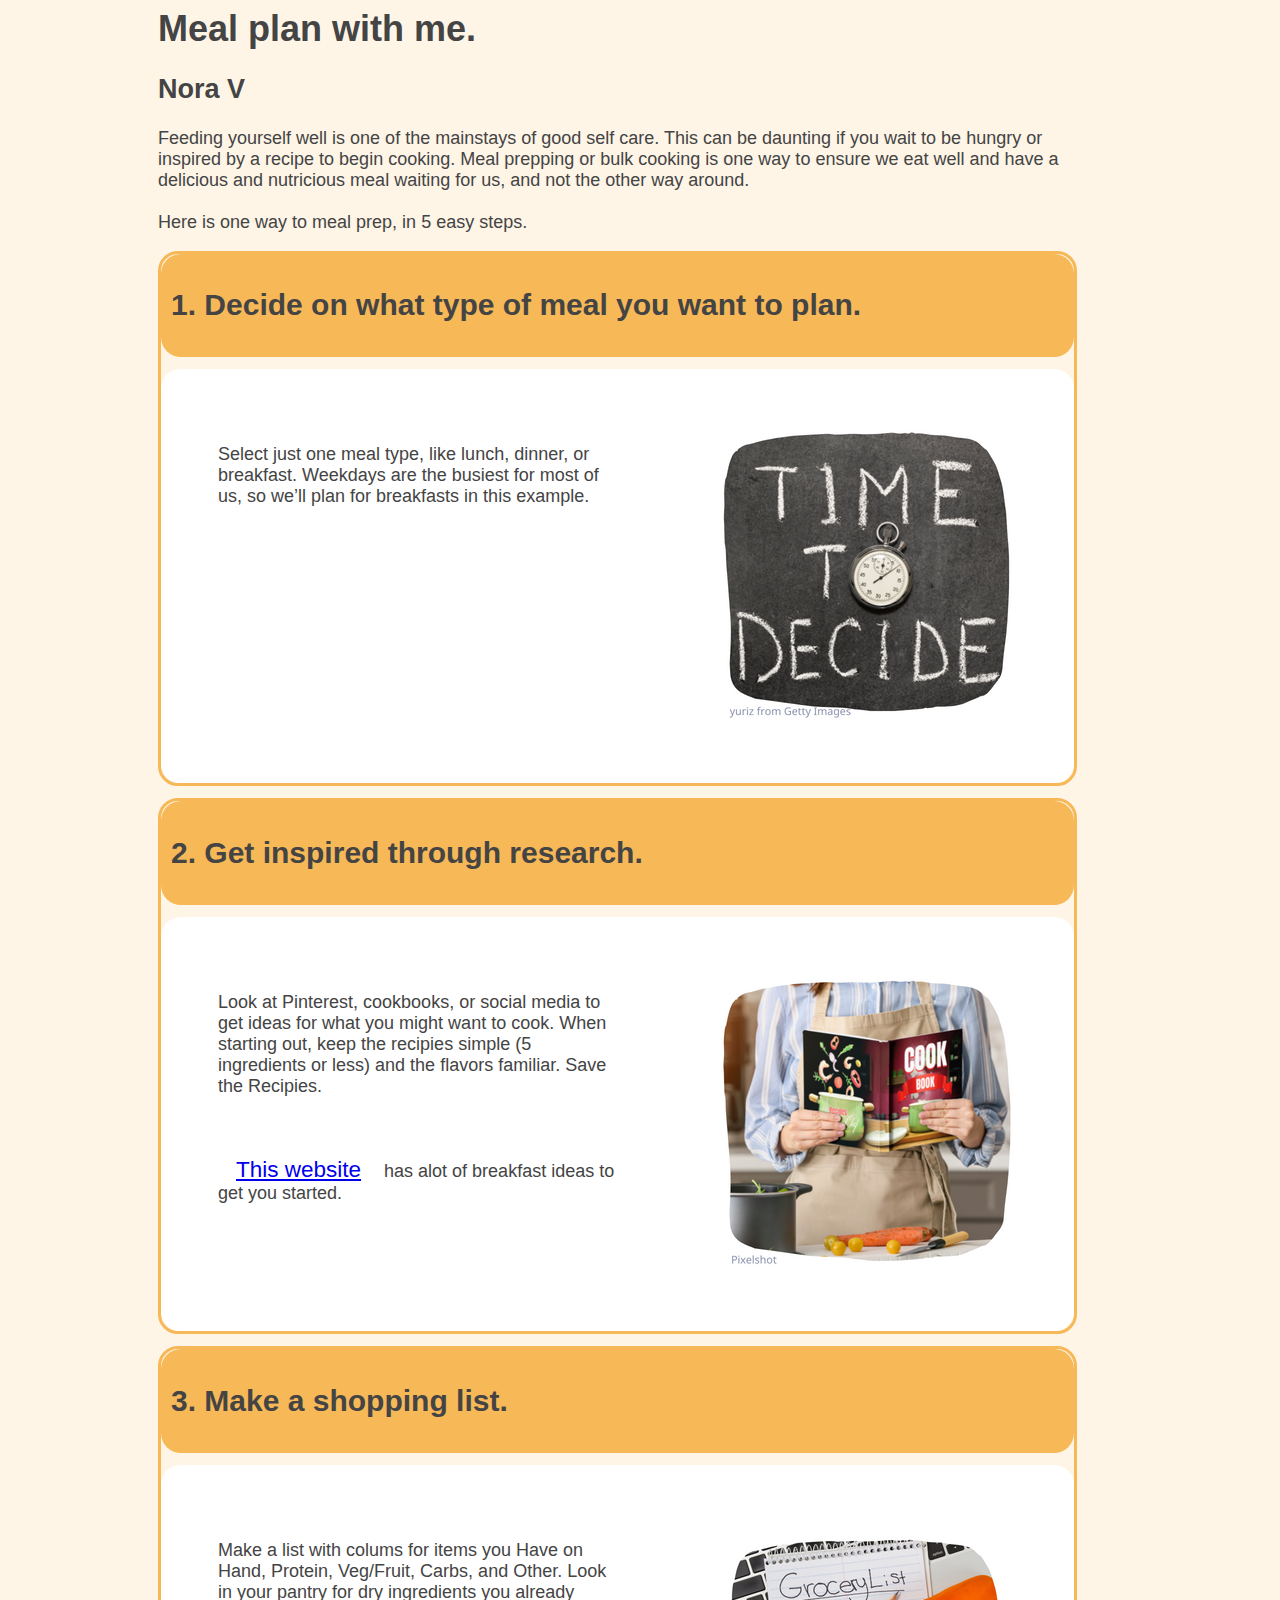
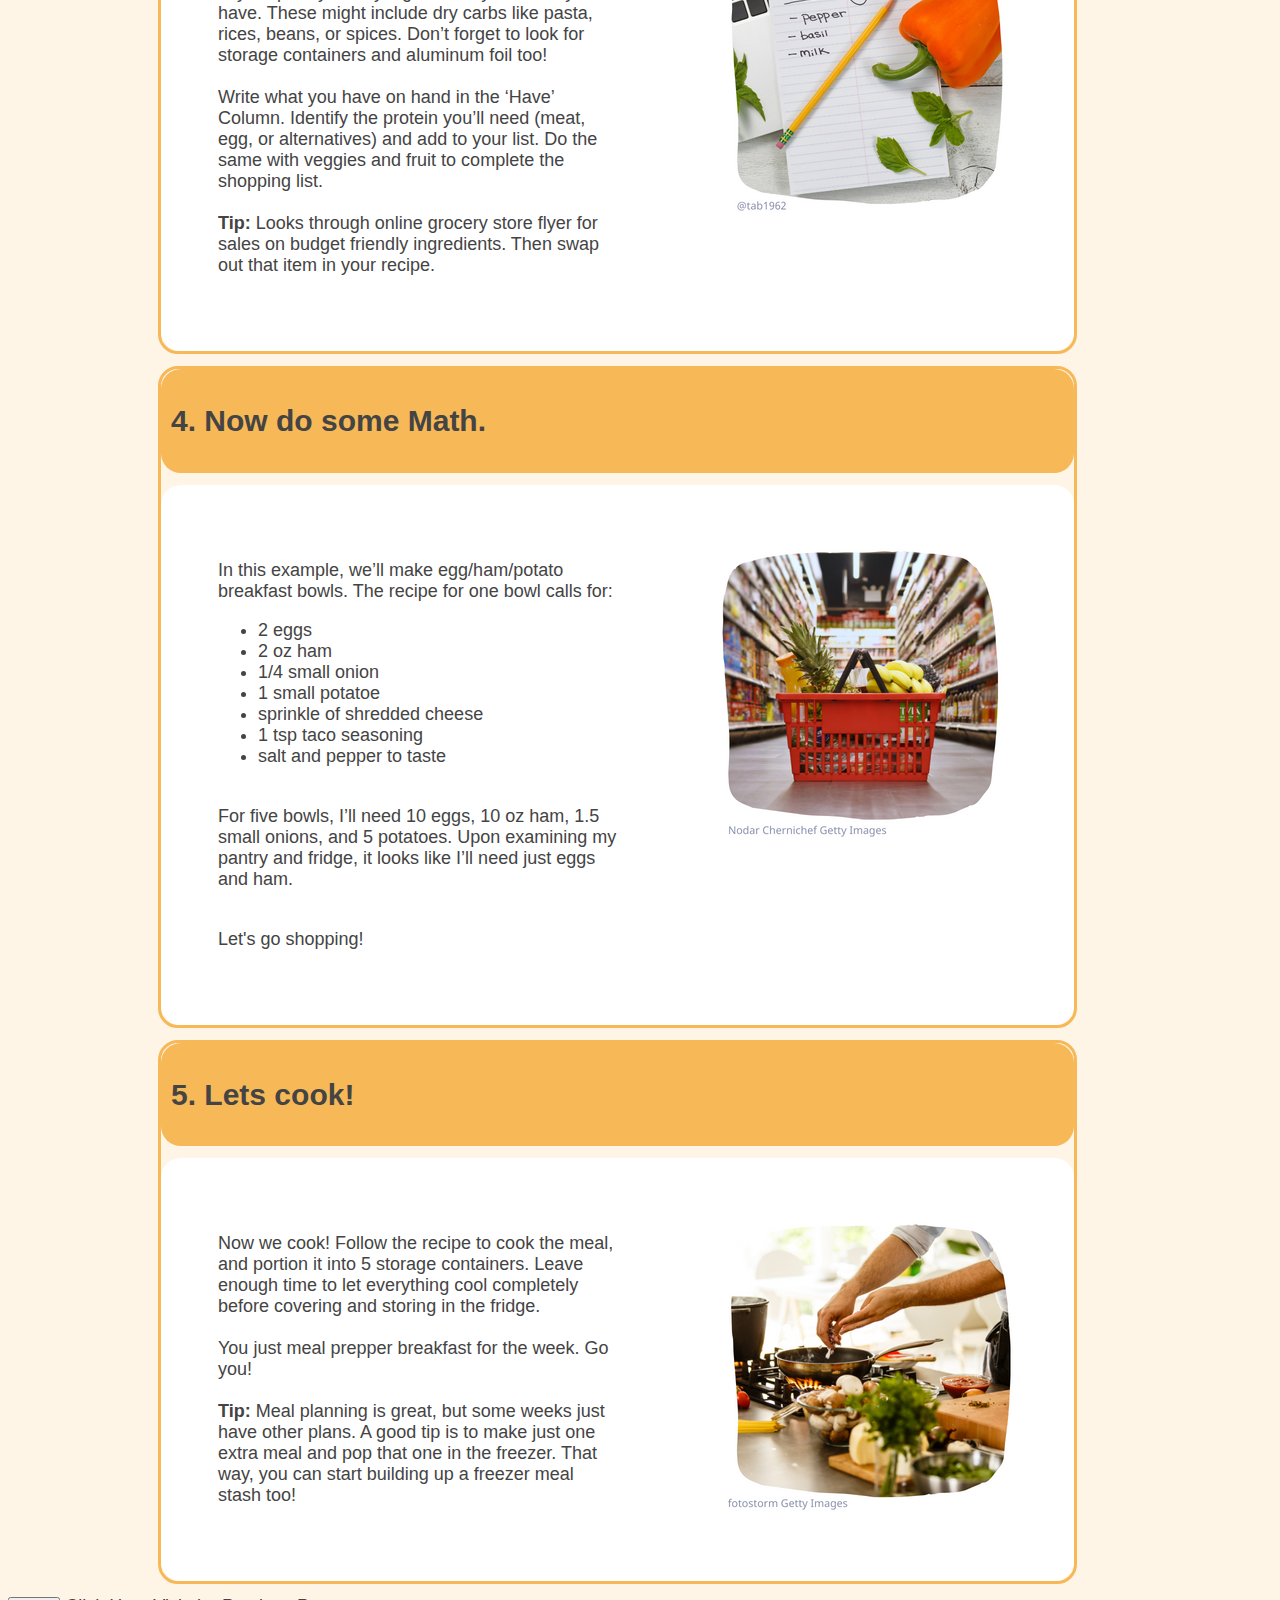
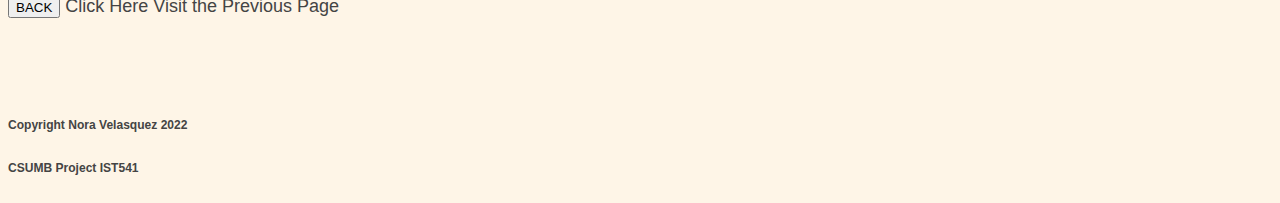
<file: lab1/index.html>
<html>
	<head>
		<link href="css/jobaidcss.css" rel="stylesheet" />
	</head>
	<body>
		<div id="wrapper">
			<div id="header"> 
				<h1> Meal plan with me. </h1> 
				<h2> Nora V </h2>  

				<p> Feeding yourself well is one of the mainstays of good self care. This can be daunting if you wait to be hungry or inspired by a recipe to begin cooking. 
					Meal prepping or bulk cooking is one way to ensure we eat well and have a delicious and nutricious meal waiting for us, and not the other way around. 
				<br>
				<br>
					Here is one way to meal prep, in 5 easy steps.
			 	</p>
			</div>
 
			<!--Step1-->
			<div id="step1" class="borderClass">

				<div class="stepTitle">
					<h2><strong>1. Decide on what type of meal you want to plan.</strong></h2>
				</div>
			
				<div class="stepContent">
					
					<div class="stepDescription">
						<p> Select just one meal type, like lunch, dinner, or breakfast. Weekdays are the busiest for most of us, so we’ll plan for breakfasts in this example.</p>
					</div>
					<div class="stepImage">
						<img src="img/1.png" width="300" height="300" alt="Black Board words Time To Decide written in chalk" />  
					</div>
						
				</div>
			</div><!--stepContent-->

			
			<!--Step2-->
			<div id="step2" class="borderClass">

				<div class="stepTitle">
					<h2><strong>2. Get inspired through research.</strong></h2>
				</div>

				<div class="stepContent">
					<div class="stepDescription">
						<p>Look at Pinterest, cookbooks, or social media to get ideas for what you might want to cook. 
							When starting out, keep the recipies  simple (5 ingredients or less) and the flavors familiar.  Save the Recipies. </p>
							<br>
							</br>
							<a href="https://sweetpeasandsaffron.com/28-healthy-meal-prep-breakfast-ideas/" target="_blank">This website</a> has alot of breakfast ideas to get you started. 
					</div>
					<div class="stepImage">
						<img src="img/2.png" width="300" height="300" alt="Light Bulb surrounded by fruit and veg" />  
					</div>
				</div>
			</div>
			<!--stepContent-->

			<!--Step2-->

			<!--Step3-->

			<div id="step3"  class="borderClass">

				<div class="stepTitle">
					<h2><strong>3. Make a shopping list.</strong></h2>
				</div>


				<div class="stepContent">

					<div class="stepDescription">
						<p> Make a list with colums for items you Have on Hand, Protein, Veg/Fruit, Carbs, and Other. Look in your pantry for dry ingredients you already have. 
							These might include dry carbs like pasta, rices,  beans, or spices. Don’t forget to look for storage containers and aluminum foil too! 
							<br>
							</br>
							Write what you have on hand in the  ‘Have’ Column. Identify the protein you’ll need (meat, egg, or alternatives) and add to your list. Do the same with 
							veggies and fruit to complete the shopping list.
							<br>
							<br>
							<strong>Tip:</strong> Looks through online grocery store flyer for sales on budget friendly ingredients. Then swap out that item in your recipe. 
						</p>
					</div>

					<div class="stepImage">
						<img src="img/3.png" width="300" height="300" alt="Light Bulb surrounded by fruit and veg" />  
					</div>

				</div><!--stepContent-->
			</div>

			<!--Step3-->

			<!--Step4-->
			<div id="step4" class="borderClass">

				<div class="stepTitle">
					<h2><strong>4. Now do some Math.</strong></h2>
				</div>
				
				<div class="stepContent">

					<div class="stepDescription">
						<p>In this example, we’ll make egg/ham/potato breakfast bowls. The recipe for one bowl calls for: 
							<ul>
								<li> 2 eggs</li>
								<li> 2 oz ham</il>
								<li> 1/4 small onion</li>
								<li> 1 small potatoe</li>
								<li> sprinkle of shredded cheese</li>
								<li> 1 tsp taco seasoning</li>
								<li> salt and pepper to taste</li>
							</ul>
							<br>
							For five bowls, I’ll need 10 eggs, 10 oz ham, 1.5 small onions, 
							and 5 potatoes. Upon examining my pantry and fridge, it looks like I’ll need just eggs and ham. 
							<br>
							<br/>
							</p>
							Let's go shopping! 
						</p>
					</div>

					<div class="stepImage">
						<img src="img/4.png" width="300" height="300" alt="Person pushing cart at grocery store" />  
					</div>
				</div>
			</div>
			<!--/Step4-->
			<!--Step5-->

			<div id="step5" class="borderClass">

				<div class="stepTitle">
					<h2><strong>5. Lets cook!</strong></h2>
				</div>
				<div class="stepContent">
					<div class="stepDescription">
						<p>
							Now we cook! Follow the recipe to cook the meal, and portion it into 5 storage containers. 
							Leave enough time to let everything cool completely before covering and storing in the fridge. 
							<br>
							</br>
							You just meal prepper breakfast for the week. Go you! 
							<br>
							<br>
							<strong>Tip:</strong> Meal planning is great, but some weeks just have other plans. A good tip is to make just one extra meal and pop that one in the freezer. 
							That way, you can start building up a freezer meal stash too!
							</br>
						</p>
					</div>
					<div class="stepImage">
						<img src="img/5.png" width="300" height="300" alt="Person cooking" /> 
					</div>
				</div>
			</div>
		</div>
		<div class="tooltip">
			<input class=button type=button value='BACK'  onClick="parent.open('https://20codex22.github.io/lab3/page3.html')">
			<span class="tooltiptext">Click Here Visit the Previous Page</span>
			<h6 style="margin-top:100px;"> Copyright Nora Velasquez 2022</h6>
			<h6> CSUMB Project IST541</h6>
		</div>
	</body>
</htmml>
</file>
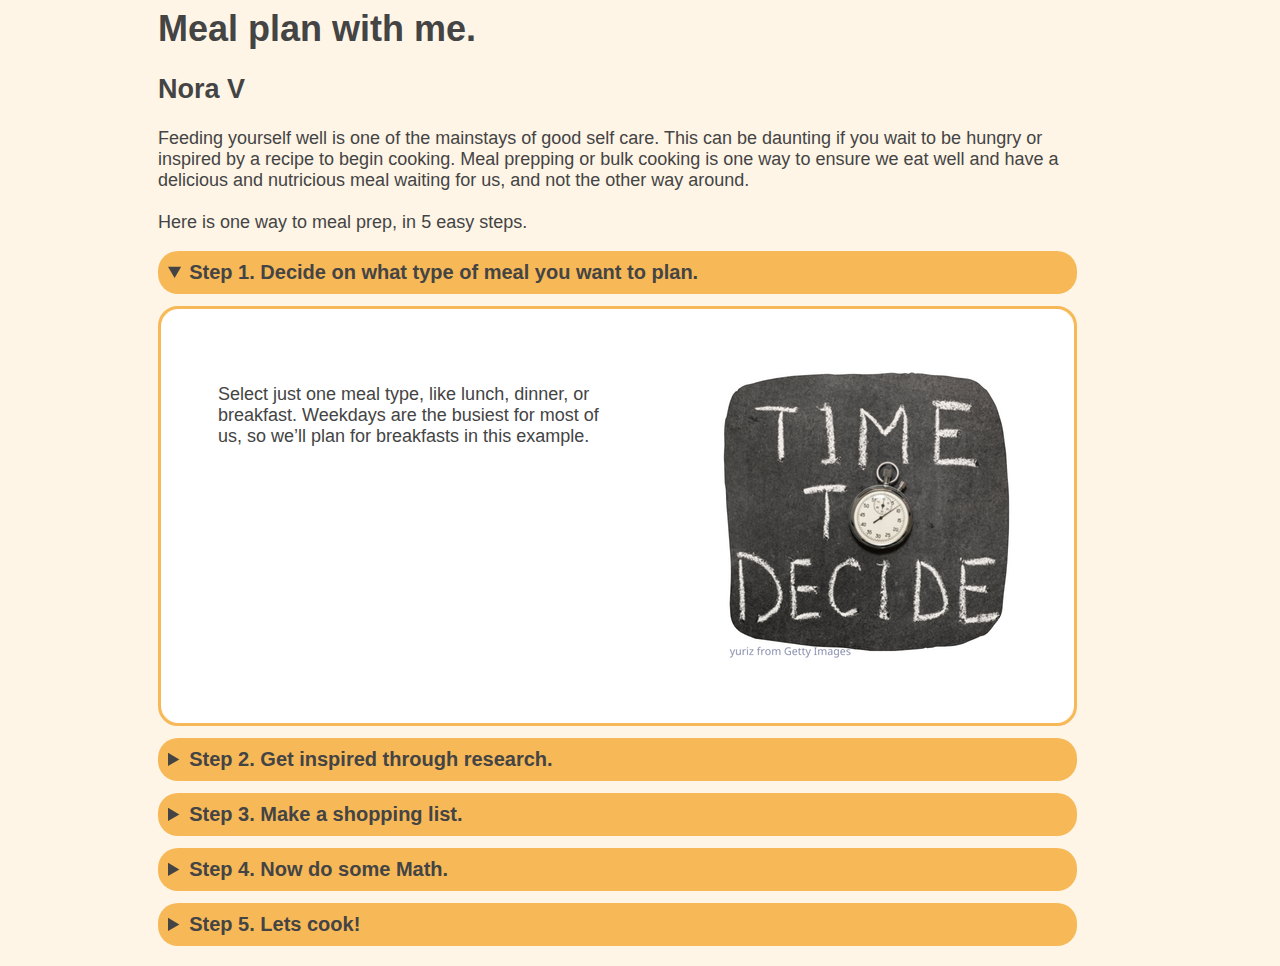
<file: lab2/index.html>
<html>
    <head>
		<link href="https://fonts.googleapis.com/icon?family=Material+Icons"
		rel="stylesheet">  
		<link href="../lab1/css/jobaidcss.css" rel="stylesheet">
    </head>
    <body>
        <div id="wrapper">
            <div id="header">
                <h1> Meal plan with me.</h1>
                <h2> Nora V</h2>
                <p>
                    Feeding yourself well is one of the mainstays of good self care. This can be daunting if you wait to be hungry or inspired by a recipe to begin cooking. 
					Meal prepping or bulk cooking is one way to ensure we eat well and have a delicious and nutricious meal waiting for us, and not the other way around.
                    <br>
                    <br>
                    Here is one way to meal prep, in 5 easy steps.
                </p>
            </div>
            <!--Start Step 1 Content-->
            <details open>
                <summary class="stepTitle">Step 1. Decide on what type of meal you want to plan.</summary>
                <div id="step1" class="borderClass">
                    <div class="stepContent">
                        <div class="stepDescription">
                            <p> Select just one meal type, like lunch, dinner, or breakfast. Weekdays are the busiest for most of us, so we’ll plan for breakfasts in this example.</p>
                        </div>
                        <div class="stepImage">
                            <img
                                src="../lab1/img/1.png"
                                width="300"
                                height="300"
                                alt="Black Board words Time To Decide written in chalk"
                            >
                        </div>
                    </div>
                </div>
            </details>
            <!--End step 1 Content-->
            <!--Step2-->
            <details>
                <summary class="stepTitle">Step 2. Get inspired through research.</summary>
                <div id="step2" class="borderClass">
                    <div class="stepContent">
                        <div class="stepDescription">
                            <p>
                                Look at Pinterest, cookbooks, or social media to get ideas for what you might want to cook. 
								When starting out, keep the recipies  simple (5 ingredients or less) and the flavors familiar.  Save the Recipies.
                            </p>
                        </div>
                        <div class="stepImage">
                            <img
                                src="../lab1/img/2.png"
                                width="300"
                                height="300"
                                alt="Light Bulb surrounded by fruit and veg"
                            >
                        </div>
                    </div>
                </div>
            </details>
            <!--stepContent-->
            <!--Step2-->
            <!--Step3-->
            <details>
                <summary class="stepTitle">Step 3. Make a shopping list.</summary>
                <div id="step2" class="borderClass">
                    <div class="stepContent">
                        <div class="stepDescription">
                            <p>
                                Make a list with colums for items you Have on Hand, Protein, Veg/Fruit, Carbs, and Other. Look in your pantry for dry ingredients you already have. 
							These might include dry carbs like pasta, rices,  beans, or spices. Don’t forget to look for storage containers and aluminum foil too!
                                <br></br>
                                Write what you have on hand in the  ‘Have’ Column. Identify the protein you’ll need (meat, egg, or alternatives) and add to your list. Do the same with 
							veggies and fruit to complete the shopping list.
                                <br>
                                <br>
                                <p class=" tipclass" >
									<span class="material-icons">soup_kitchen</span>
									Tip: Looks through online grocery store flyer for sales on budget friendly ingredients. Then swap out that item in your recipe.
							</p>
							</p>
                        </div>
                        <div class="stepImage">
                            <img
                                src="../lab1/img/3.png"
                                width="300"
                                height="300"
                                alt="Light Bulb surrounded by fruit and veg"
                            >
                        </div>
                    </div>
                </div>
            </details>
            <!--Step3-->
            <!--Step4-->
            <details>
                <summary class="stepTitle">Step 4. Now do some Math.</summary>
                <div id="step4" class="borderClass">
                    <div class="stepContent">
                        <div class="stepDescription">
                            <p>
                                In this example, we’ll make egg/ham/potato breakfast bowls. The recipe for one bowl calls for:
                                <ul>
                                    <li>2 eggs</li>
                                    <li>2 oz ham</li>
                                    <li>1/4 small onion</li>
                                    <li>1 small potatoe</li>
                                    <li>sprinkle of shredded cheese</li>
                                    <li>1 tsp taco seasoning</li>
                                    <li>salt and pepper to taste</li>
                                </ul>
                                <br>
                                For five bowls, I’ll need 10 eggs, 10 oz ham, 1.5 small onions, 
							and 5 potatoes. Upon examining my pantry and fridge, it looks like I’ll need just eggs and ham.
                                <br>
                                <br>
                            </p>
                            <p>
                                Let's go shopping!
                            </p>
                        </div>
                        <div class="stepImage">
                            <img
                                src="../lab1/img/4.png"
                                width="300"
                                height="300"
                                alt="Person pushing cart at grocery store"
                            >
                        </div>
                    </div>
                </div>
            </details>
            <!--/End fo Step4-->
            <!--Start of Step5-->
            <details>
                <summary class="stepTitle">Step 5. Lets cook!</summary>
                <div id="step1" class="borderClass">
                    <div class="stepContent">
                        <div class="stepDescription">
                            <p>
                                Now we cook! Follow the recipe to cook the meal, and portion it into 5 storage containers. 
								Leave enough time to let everything cool completely before covering and storing in the fridge.
                                <br></br>
                                You just meal prepper breakfast for the week. Go you!
                                <br>
                                <br>
                                <p class="tipClass">
									<span class="material-icons">soup_kitchen</span>
									<strong>Tip:</strong> Meal planning is great, but some weeks just have other plans. A good tip is to make just one extra meal and pop that one in the freezer. 
								That way, you can start building up a freezer meal stash too!
								</p>
                                <br>
                            </p>
                        </div>
                        <div class="stepImage">
                            <img
                                src="../lab1/img/5.png"
                                width="300"
                                height="300"
                                alt="Black Board words Time To Decide written in chalk"
                            >
                        </div>
                    </div>
                </div>
            </details>
        </body>
    </htmml>
</file>
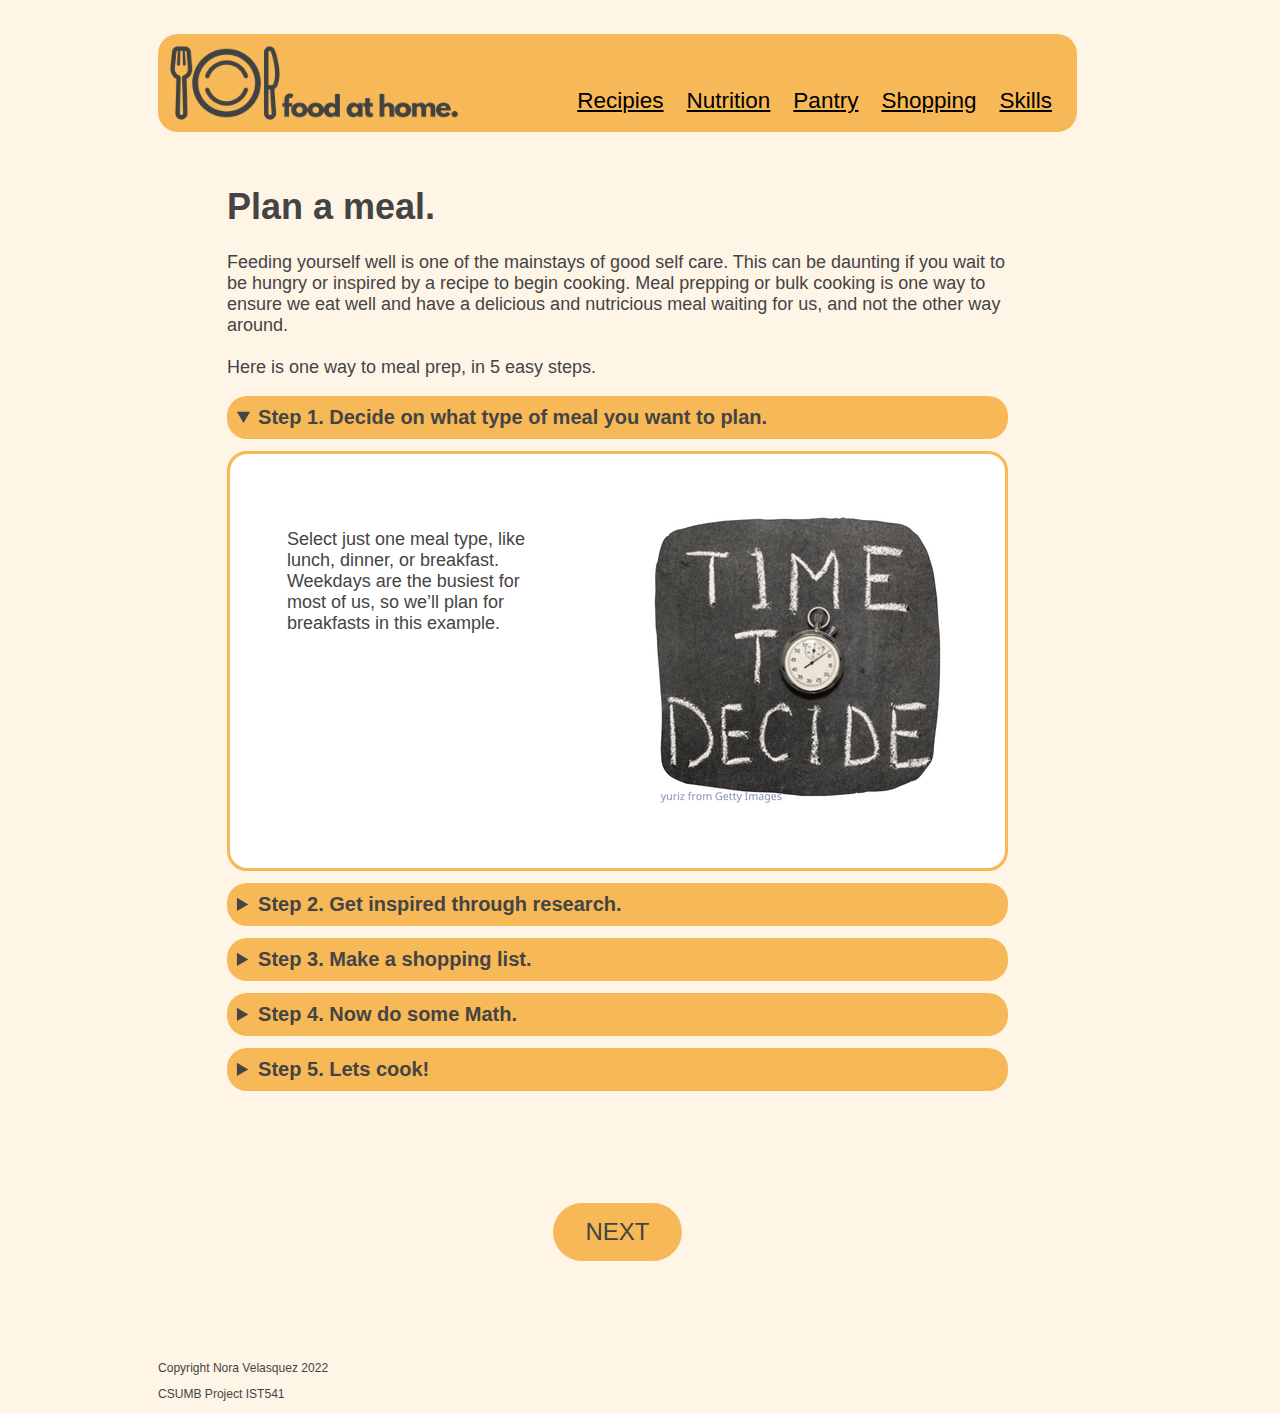
<file: lab3/index.html>
<html>
    <head>
		<link href="https://fonts.googleapis.com/icon?family=Material+Icons"
		rel="stylesheet">  
		<link href="../lab1/css/jobaidcss.css" rel="stylesheet">
        <link href="../lab5/css/lab5.css" rel="stylesheet">  
    </head>
    <body>
        <div id="wrapper">
            <div class="menublock" style="justify-content: flex-end; margin-bottom: 30px;">
                <div style="display: flex; flex-direction: row; justify-content: space-between; align-items:flex-end;">
                    <div style="display: flex; flex-direction: row; align-items: flex-end;">
                        <img src="../lab3/img/Food at home.png" width="300"/>  
                    </div>
                    <div style="display: flex; align-items: center; justify-content: right;">
                        <a style="padding: 5px; color: black; margin-right: 10px;" href="index.html">Recipies</a>
                        <a style="padding: 5px; color: black; margin-right: 10px;" href="page2.html">Nutrition</a>
                        <a style="padding: 5px; color: black; margin-right: 10px;" href="page3.html">Pantry</a>
                        <a style="padding: 5px; color: black; margin-right: 10px;" href="..//lab6/index.html">Shopping</a>
                        <a style="padding: 5px; color: black; margin-right: 10px;" href="page4.html">Skills</a>
                    </div>
                </div>
            </div>
            <div style="display: flex; justify-content: center;">
            <div style="width: 85%;">
                <div id="header" class="paddedcontent">
                    <h1> Plan a meal.</h1> 
                    <p> 
                        Feeding yourself well is one of the mainstays of good self care. This can be daunting if you wait to be hungry or inspired by a recipe to begin cooking. 
                        Meal prepping or bulk cooking is one way to ensure we eat well and have a delicious and nutricious meal waiting for us, and not the other way around.
                        <br>
                        <br>
                        Here is one way to meal prep, in 5 easy steps.
                    </p>
                </div>
                <!--Start Step 1 Content-->
                <details open>
                    <summary class="stepTitle">Step 1. Decide on what type of meal you want to plan.</summary>
                    <div id="step1" class="borderClass">
                        <div class="stepContent">
                            <div class="stepDescription">
                                <p> Select just one meal type, like lunch, dinner, or breakfast. Weekdays are the busiest for most of us, so we’ll plan for breakfasts in this example.</p>
                            </div>
                            <div class="stepImage">
                                <img
                                    src="../lab1/img/1.png"
                                    width="300"
                                    height="300"
                                    alt="Black Board words Time To Decide written in chalk"
                                >
                            </div>
                        </div>
                    </div>
                </details>
                <!--End step 1 Content-->
                <!--Step2-->
                <details>
                    <summary class="stepTitle">Step 2. Get inspired through research.</summary>
                    <div id="step2" class="borderClass">
                        <div class="stepContent">
                            <div class="stepDescription">
                                <p>
                                    Look at Pinterest, cookbooks, or social media to get ideas for what you might want to cook. 
                                    When starting out, keep the recipies  simple (5 ingredients or less) and the flavors familiar.  Save the Recipies.
                                </p>
                            </div>
                            <div class="stepImage">
                                <img
                                    src="../lab1/img/2.png"
                                    width="300"
                                    height="300"
                                    alt="Light Bulb surrounded by fruit and veg"
                                >
                            </div>
                        </div>
                    </div>
                </details>
                <!--stepContent-->
                <!--Step2-->
                <!--Step3-->
                <details>
                    <summary class="stepTitle">Step 3. Make a shopping list.</summary>
                    <div id="step2" class="borderClass">
                        <div class="stepContent">
                            <div class="stepDescription">
                                <p>
                                    Make a list with colums for items you Have on Hand, Protein, Veg/Fruit, Carbs, and Other. Look in your pantry for dry ingredients you already have. 
                                These might include dry carbs like pasta, rices,  beans, or spices. Don’t forget to look for storage containers and aluminum foil too!
                                    <br></br>
                                    Write what you have on hand in the  ‘Have’ Column. Identify the protein you’ll need (meat, egg, or alternatives) and add to your list. Do the same with 
                                veggies and fruit to complete the shopping list.
                                    <br>
                                    <br>
                                    <p class=" tipclass" >
                                        <span class="material-icons">soup_kitchen</span>
                                        Tip: Looks through online grocery store flyer for sales on budget friendly ingredients. Then swap out that item in your recipe.
                                </p>
                                </p>
                            </div>
                            <div class="stepImage">
                                <img
                                    src="../lab1/img/3.png"
                                    width="300"
                                    height="300"
                                    alt="Light Bulb surrounded by fruit and veg"
                                >
                            </div>
                        </div>
                    </div>
                </details>
                <!--Step3-->
                <!--Step4-->
                <details>
                    <summary class="stepTitle">Step 4. Now do some Math.</summary>
                    <div id="step4" class="borderClass">
                        <div class="stepContent">
                            <div class="stepDescription">
                                <p>
                                    In this example, we’ll make egg/ham/potato breakfast bowls. The recipe for one bowl calls for:
                                    <ul>
                                        <li>2 eggs</li>
                                        <li>2 oz ham</li>
                                        <li>1/4 small onion</li>
                                        <li>1 small potatoe</li>
                                        <li>sprinkle of shredded cheese</li>
                                        <li>1 tsp taco seasoning</li>
                                        <li>salt and pepper to taste</li>
                                    </ul>
                                    <br>
                                    For five bowls, I’ll need 10 eggs, 10 oz ham, 1.5 small onions, 
                                and 5 potatoes. Upon examining my pantry and fridge, it looks like I’ll need just eggs and ham.
                                    <br>
                                    <br>
                                </p>
                                <p>
                                    Let's go shopping!
                                </p>
                            </div>
                            <div class="stepImage">
                                <img
                                    src="../lab1/img/4.png"
                                    width="300"
                                    height="300"
                                    alt="Person pushing cart at grocery store"
                                >
                            </div>
                        </div>
                    </div>
                </details>
                <!--/End fo Step4-->
                <!--Start of Step5-->
                <details>
                    <summary class="stepTitle">Step 5. Lets cook!</summary>
                    <div id="step1" class="borderClass">
                        <div class="stepContent">
                            <div class="stepDescription">
                                <p>
                                    Now we cook! Follow the recipe to cook the meal, and portion it into 5 storage containers. 
                                    Leave enough time to let everything cool completely before covering and storing in the fridge.
                                    <br></br>
                                    You just meal prepper breakfast for the week. Go you!
                                    <br>
                                    <br>
                                    <p class="tipClass">
                                        <span class="material-icons">soup_kitchen</span>
                                        <strong>Tip:</strong> Meal planning is great, but some weeks just have other plans. A good tip is to make just one extra meal and pop that one in the freezer. 
                                    That way, you can start building up a freezer meal stash too!
                                    </p>
                                    <br>
                                </p>
                            </div>
                            <div class="stepImage">
                                <img
                                    src="../lab1/img/5.png"
                                    width="300"
                                    height="300"
                                    alt="Black Board words Time To Decide written in chalk"
                                >
                            </div>
                        </div>
                    </div>
                </details>

                </div>
            </div>
            <div class="tooltip" style="text-align: center; display: flex; justify-content: center;">
                <input class=button type=button value='NEXT'  onClick="parent.open('https://20codex22.github.io/lab3/page2.html')">
                <span class="tooltiptext">Click Here Go Visit the Next Page</span>
            </div>
            <h6 style="margin-top:100px;"> Copyright Nora Velasquez 2022</h6>
            <h6> CSUMB Project IST541</h6>
        </body>
    </htmml>
</file>
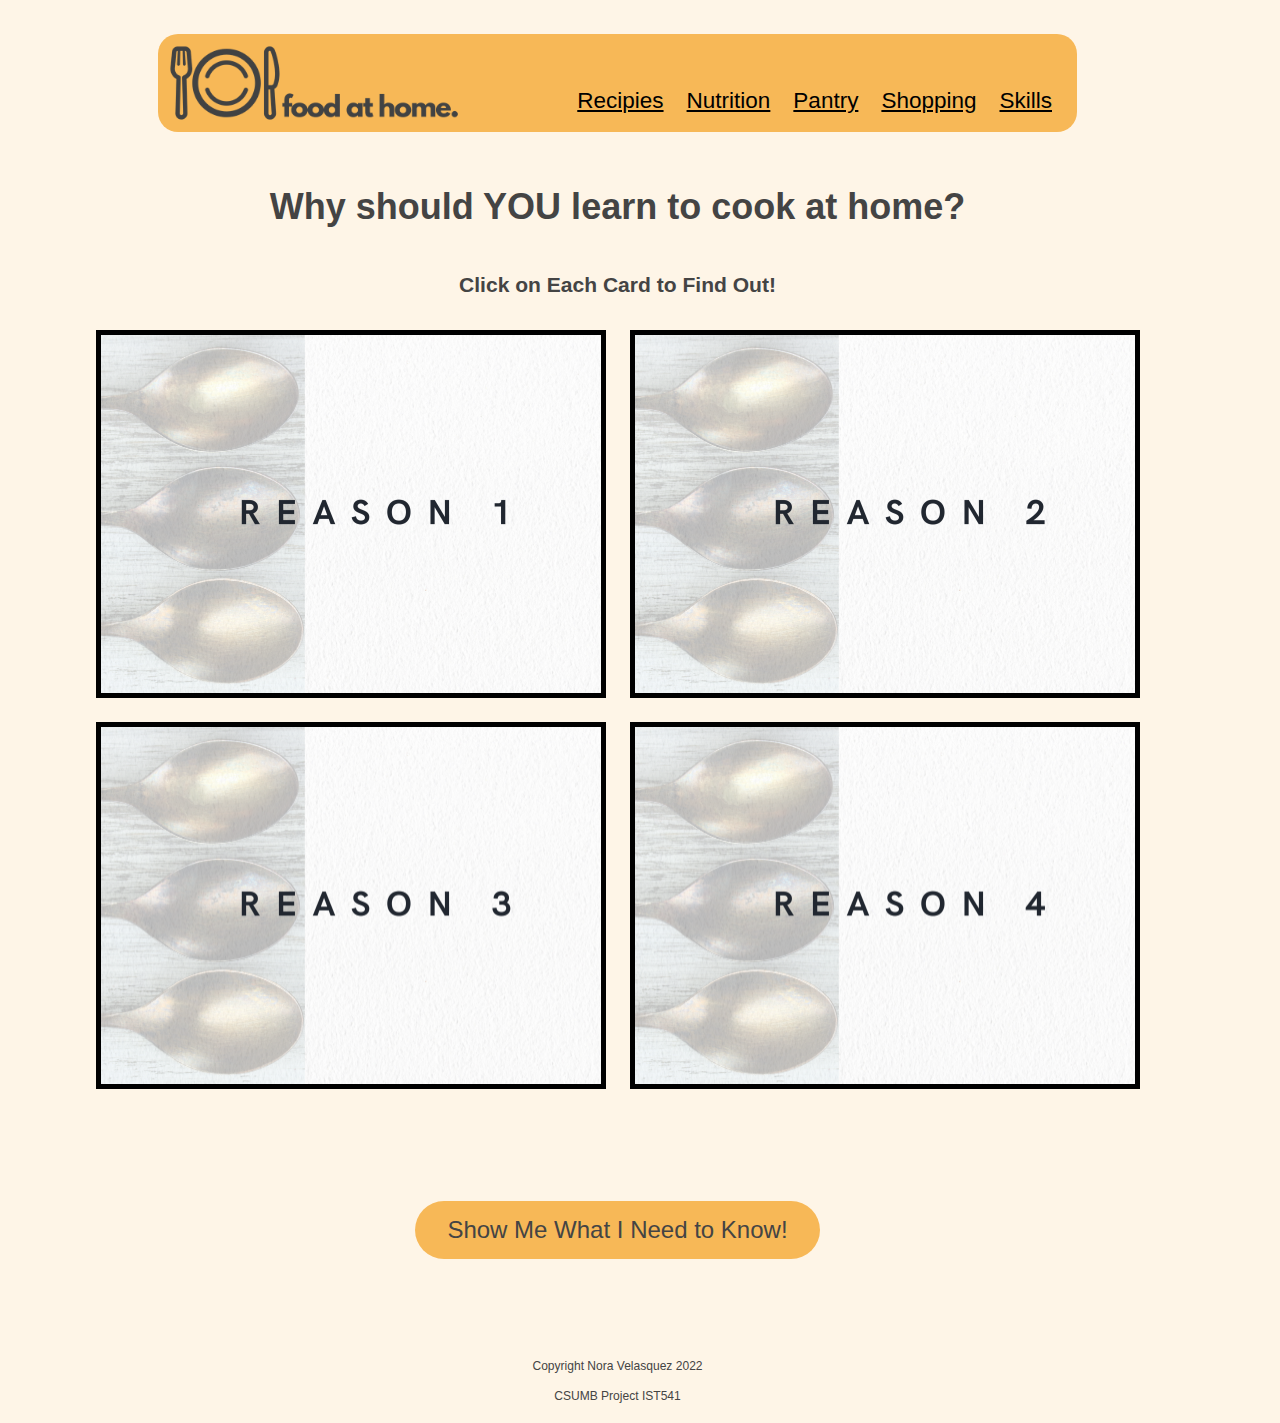
<file: lab5/index.html>
<html>
    <head>
        <link href="../lab1/css/jobaidcss.css" rel="stylesheet" />
        <link href="css/lab5.css" rel="stylesheet">
        <script src="https://ajax.googleapis.com/ajax/libs/jquery/3.6.0/jquery.min.js"></script>
    </head>
    <body>
        <div id="wrapper">
            <div class="menublock" style="justify-content: flex-end; margin-bottom: 30px;">
                <div style="display: flex; flex-direction: row; justify-content: space-between; align-items:flex-end;">
                    <div style="display: flex; flex-direction: row; align-items: flex-end;">
                        <img src="../lab3/img/Food at home.png" width="300"/>  
                    </div>
                    <div style="display: flex; align-items: center; justify-content: right;">
                        <a style="padding: 5px; color: black; margin-right: 10px;" href="..//lab3/index.html">Recipies</a>
                        <a style="padding: 5px; color: black; margin-right: 10px;" href="..//lab3/page2.html">Nutrition</a>
                        <a style="padding: 5px; color: black; margin-right: 10px;" href="..//lab3/page3.html">Pantry</a>
                        <a style="padding: 5px; color: black; margin-right: 10px;" href="..//lab6/index.html">Shopping</a>
                        <a style="padding: 5px; color: black; margin-right: 10px;" href="..//lab3/page4.html">Skills</a>
                    </div>
                </div>
            </div>
        <div id="wrapper-lab-5" class="centerimages">
            <h1>Why should YOU learn to cook at home?</h1>
            <h3 id="hint">Click on Each Card to Find Out!</h3>
            <div>
                <div class="row">
                    <div class="column">
                        <img id="front" class="front" onclick="show()" src="img/Card1.png">
                        <img id="back" class="back" onclick="hide()" src="img/Card1back.png">
                    </div>

                    <div class="column">
                        <img id="front2" class="front" onclick="show2()" src="img/card2.png">
                        <img id="back2" class="back" onclick="hide2()" src="img/card2back.png">
                    </div>
                </div>

                <div class="row">
                    <div class="column">
                        <img id="front3" class="front" onclick="show3()" src="img/card3.png">
                        <img id="back3" class="back" onclick="hide3()" src="img/card3back.png">
                    </div>

                    <div class="column">
                        <img id="front4" class="front" onclick="show4()" src="img/card4.png">
                        <img id="back4" class="back" onclick="hide4()" src="img/card4back.png">
                    </div>
                </div>
            </div>

            <div class="tooltip">
                <input class=button type=button value='Show Me What I Need to Know!'  onClick="parent.open('https://20codex22.github.io/lab3/index.html')">
                <span class="tooltiptext">Click Here to Visit the Website</span>
              </div>
              <h6 style="margin-top:100px;"> Copyright Nora Velasquez 2022</h6>
              <h6> CSUMB Project IST541</h6>
        </div>

        <script>
            function show() {
                $("#front").hide();
                $("#back").show();
                $("#answer").html("Show front of image");
            }
            
            function hide() {
                $("#front").show();
                $("#back").hide();
                $("#answer").html("some answer here"); 
            }

            function show2() {
                $("#front2").hide();
                $("#back2").show();
                $("#answer").html("Show front of image");
            }
            
            function hide2() {
                $("#front2").show();
                $("#back2").hide();
                $("#answer").html("some answer here"); 
            }
            function show3() {
                $("#front3").hide();
                $("#back3").show();
                $("#answer").html("Show front of image");
            }
            function hide3() {
                $("#front3").show();
                $("#back3").hide();
                $("#answer").html("some answer here"); 
            }
            function show4() {
                $("#front4").hide();
                $("#back4").show();
                $("#answer").html("Show front of image");
            }
            function hide4() {
                $("#front4").show();
                $("#back4").hide();
                $("#answer").html("some answer here"); 
            }
        </script>
    </body>
</htmml>
</file>
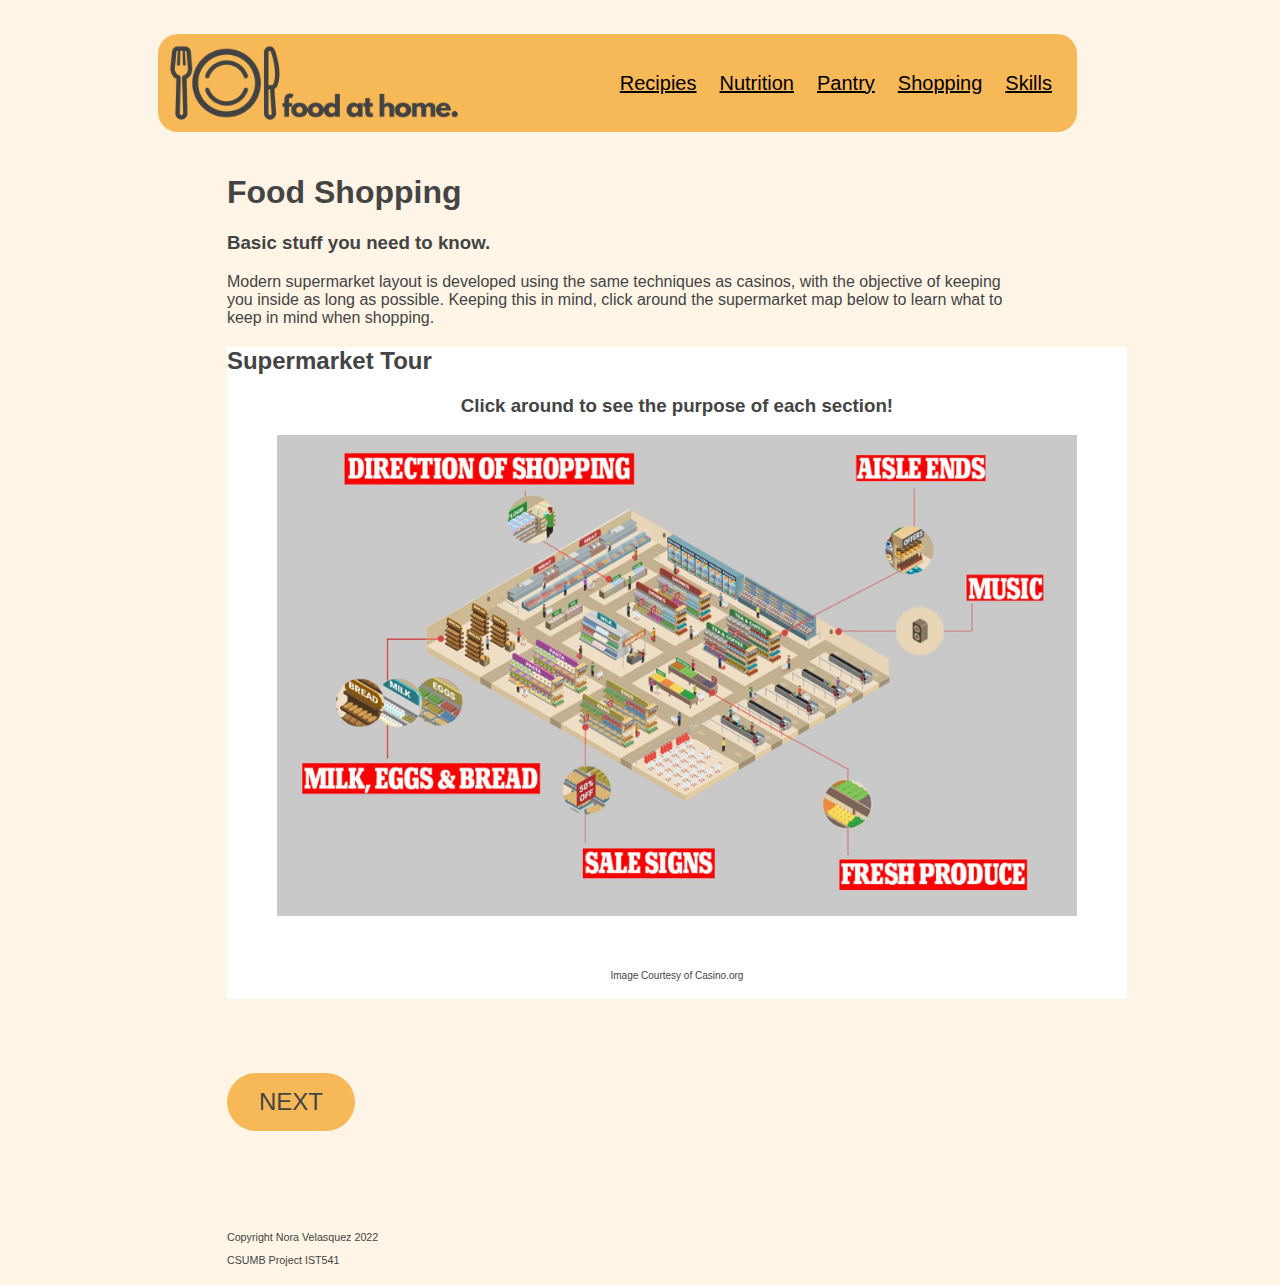
<file: lab6/index.html>
<html>
    <head>
       <link href="../lab1/css/jobaidcss.css" rel="stylesheet" />
        <link href="../lab6/css/lab6.css" rel="stylesheet">
        <script src="https://ajax.googleapis.com/ajax/libs/jquery/3.6.0/jquery.min.js"></script>
        <script src="js/hotspot.js"></script>

    </head>
    <body>
      <div id="wrapper">
        <div class="subpage_top">
          <div class="subpage_p">
            <div class="menublock" style="justify-content: flex-end;">
              <div style="display: flex; flex-direction: row; justify-content: space-between; align-items: center;">
                  <div style="display: flex; flex-direction: row; align-items: flex-end;">
                      <img src="../lab3/img/Food at home.png" width="300"/>  
                  </div>
                  <div style="display: flex; align-items: center; justify-content: right;">
                    <a style="padding: 5px; color: black; margin-right: 10px;" href="..//lab3/index.html">Recipies</a>
                    <a style="padding: 5px; color: black; margin-right: 10px;" href="..//lab3/page2.html">Nutrition</a>
                    <a style="padding: 5px; color: black; margin-right: 10px;" href="..//lab3/page3.html">Pantry</a>
                    <a style="padding: 5px; color: black; margin-right: 10px;" href="..//lab6/index.html">Shopping</a>
                    <a style="padding: 5px; color: black; margin-right: 10px;" href="..//lab3/page4.html">Skills</a>
                </div>
            </div>
        </div>
        <div style="display: flex; justify-content: center; margin-top: 20px;">
          <div style="width: 85%;">
        <div class="paddedcontent" >
          <h1>Food Shopping</h1>
          <h3>Basic stuff you  need to know.</h3>
          <p>
            Modern supermarket layout is developed using the same techniques as casinos, with the objective of keeping you inside as long as possible. 
            Keeping this in mind, click around the supermarket map below to learn what to keep in mind when shopping. 
          </p>
        <div id="wrapper6">       
            <h2>Supermarket Tour</h2>
            <h3> Click around to see the purpose of each section! </h3>
            <img src="../lab6/img/supermarket.jpeg" width="800" height="481" usemap="#test" id="test" />
           <map name="test">
                <area id="eggs" shape="rect" coords="15,318,270,368" alt="eggs" href="#" title="eggs">
                <area id="sales" shape="rect" coords="300,406,444,451" href="#" title="sales">
                <area id="produce" shape="rect" coords="556,415,758,462" href="#" title="produce">
                <!-- <area id= "endcap" shape="rect" coords="684,133,774,172" href="#" title="endcap"> -->
                <area id = "endcap" shape="rect" coords="570,13,714,54" href="#" title="endcap">
                <area id ="direction" shape="rect" coords="59,12,363,55" href="#" title="direction">
              </map>
              <br /><br />
            <div id="feedback"></div>
            <br /><br />
             <div style="font-size:10px">Image Courtesy of Casino.org</div><br /> 
           </div><!--closing wrapper-->    
           <div class="tooltip">
            <input class=button type=button value='NEXT'  onClick="parent.open('https://20codex22.github.io/lab4/index.html')">
            <span class="tooltiptext">Click Here to Visit the Website</span>
          </div>
          <h6 style="margin-top:100px;"> Copyright Nora Velasquez 2022</h6>
          <h6> CSUMB Project IST541</h6>
    </div>
          </body>
</htmml>
</file>
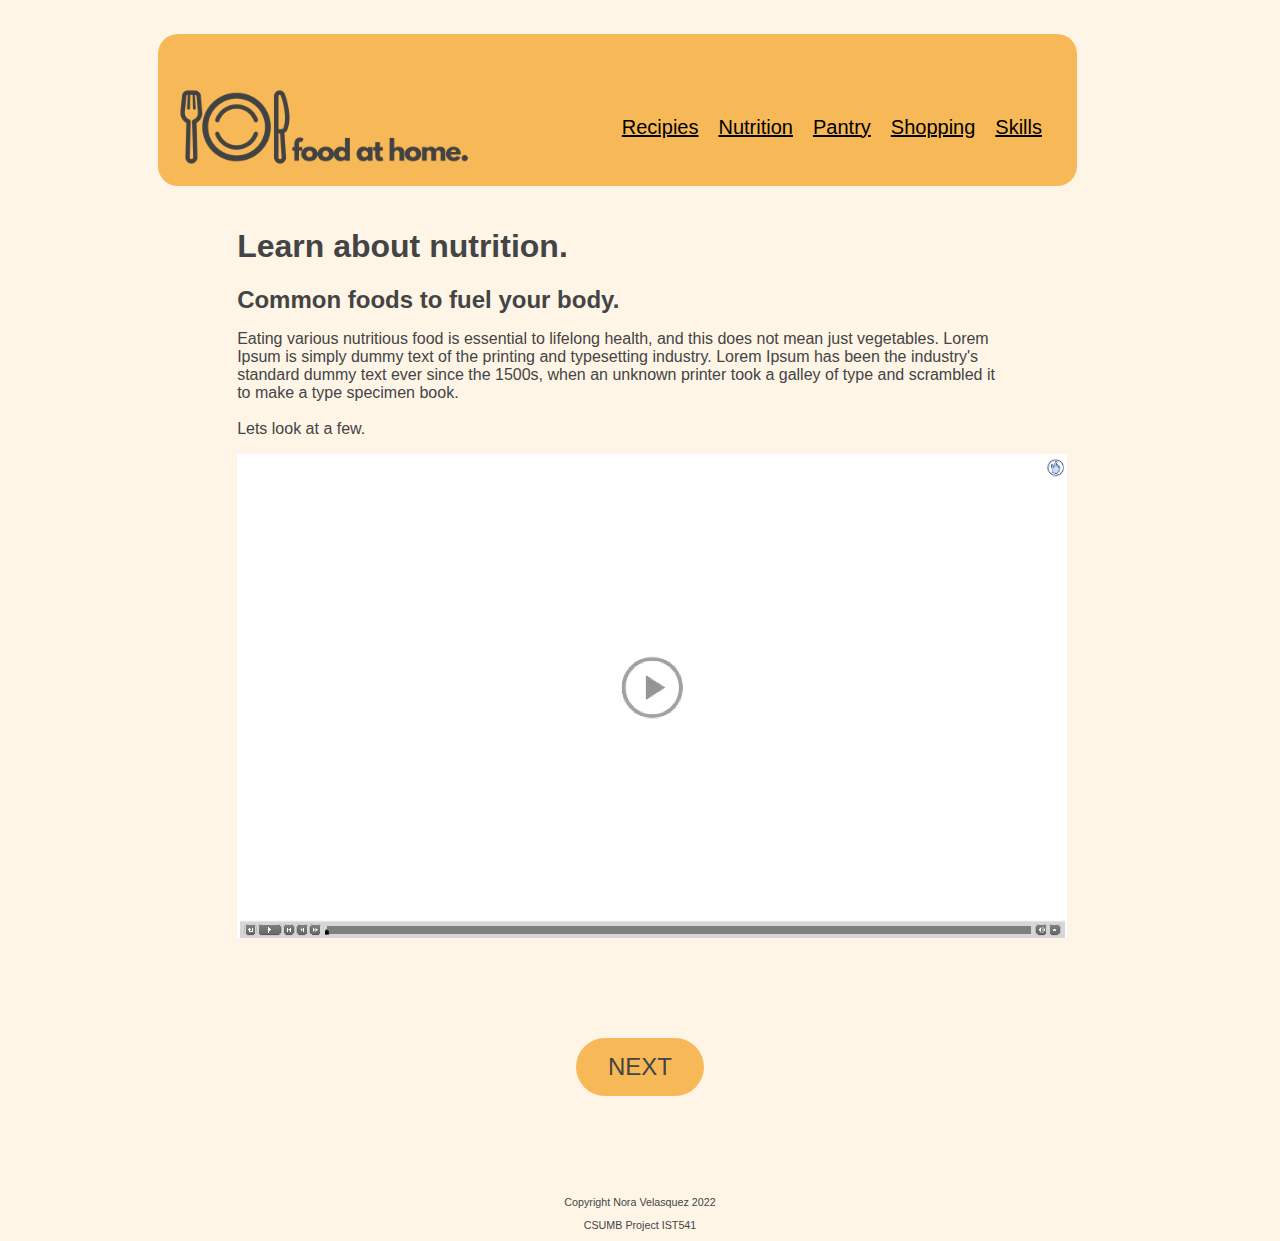
<file: lab3/page2.html>
<html>
  <head>
    <link href="css/lab3.css" rel="stylesheet" type="text/css" />
    <link href="../lab5/css/lab5.css" rel="stylesheet">
  </head>
  <body>
    <div class="subpage_top">
      <div class="subpage_p">
        <div class="menublock">
          <div class="menublock" style="justify-content: flex-end;">
            <div style="display: flex; flex-direction: row; justify-content: space-between; align-items: center;">
                <div style="display: flex; flex-direction: row; align-items: flex-end;">
                    <img src="../lab3/img/Food at home.png" width="300"/>  
                </div>
                <div style="display: flex; align-items: center; justify-content: right;">
                  <a style="padding: 5px; color: black; margin-right: 10px;" href="index.html">Recipies</a>
                  <a style="padding: 5px; color: black; margin-right: 10px;" href="page2.html">Nutrition</a>
                  <a style="padding: 5px; color: black; margin-right: 10px;" href="page3.html">Pantry</a>
                  <a style="padding: 5px; color: black; margin-right: 10px;" href="..//lab6/index.html">Shopping</a>
                  <a style="padding: 5px; color: black; margin-right: 10px;" href="page4.html">Skills</a>
              </div>
            </div>
        </div>
        </div>
        <div class="paddedcontent">
          <div style="display: flex; justify-content: center;">
            <div style="width: 85%;">
          <h1>Learn about nutrition.</h1>
          <h2>Common foods to fuel your body.</h2>
          <p>
            Eating various nutritious food is essential to lifelong health, and this does not mean just vegetables. Lorem Ipsum is simply dummy text of the printing
            and typesetting industry. Lorem Ipsum has been the industry's
            standard dummy text ever since the 1500s, when an unknown printer
            took a galley of type and scrambled it to make a type specimen book.
            <br />
            <br />
            Lets look at a few.
          </p>
          <iframe
            width="830"
            height="484"
            src="tool-content/index.html"
            frameborder="0"
          ></iframe>
        </div>
      </div>
    </div>
  </div>
</div>
    <div class="tooltip">
      <input class=button type=button value='NEXT'  onClick="parent.open('https://20codex22.github.io/lab3/page3.html')">
      <span class="tooltiptext">Click Here Go to the Next Page</span>
    </div>
    <h6 style="margin-top:100px;"> Copyright Nora Velasquez 2022</h6>
    <h6> CSUMB Project IST541</h6>
  </body>
</html>
</file>
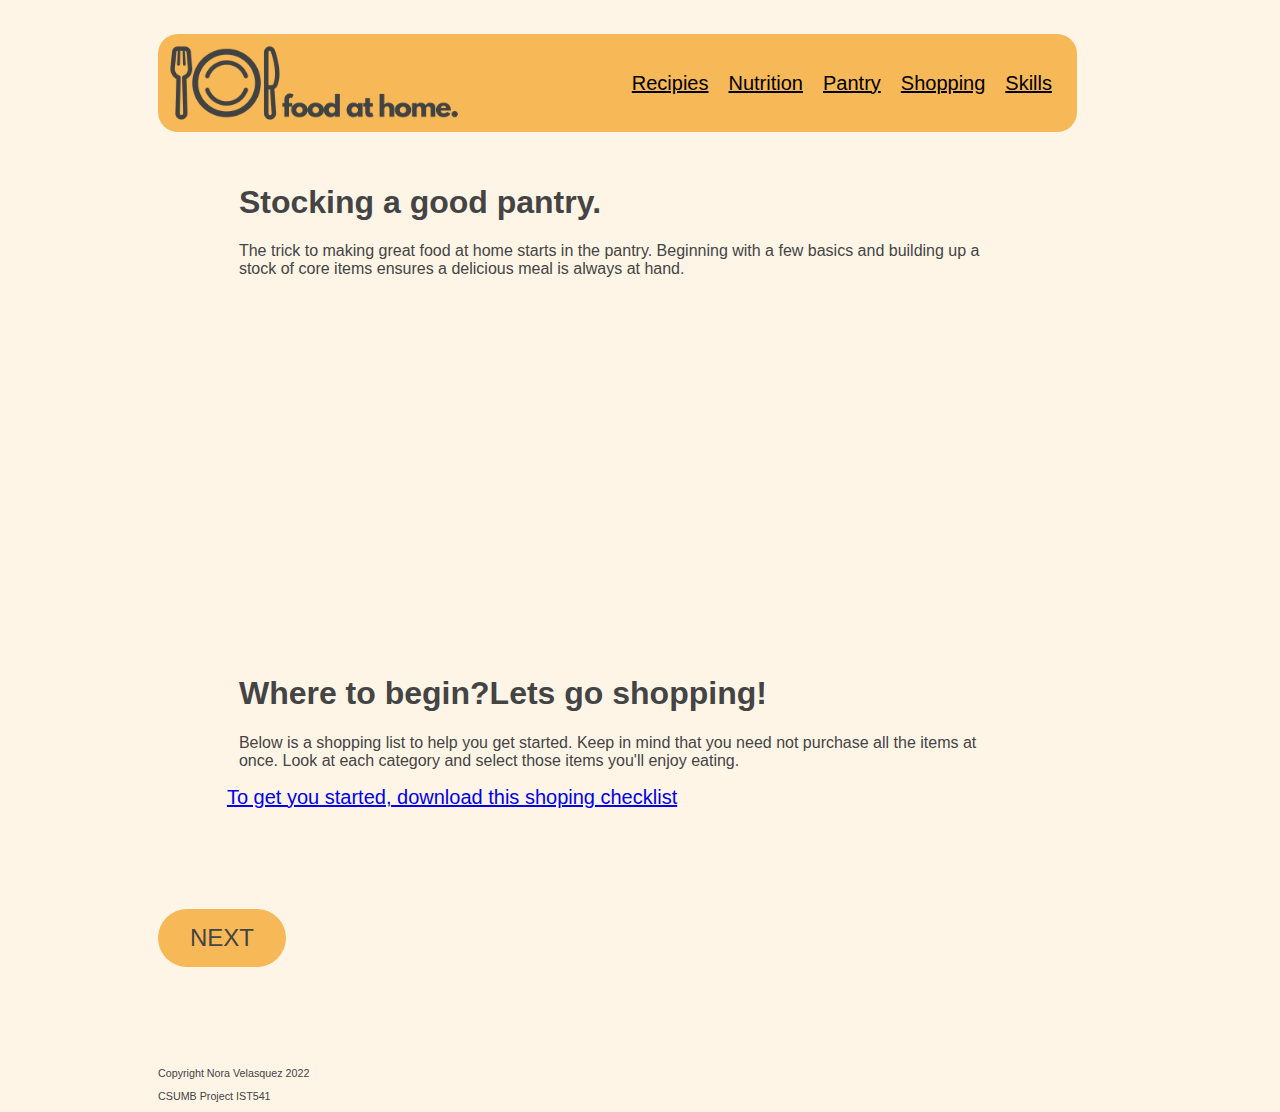
<file: lab3/page3.html>
<html>
  <head>
    <link href="css/lab3.css" rel="stylesheet" type="text/css" />
    <link href="../lab5/css/lab5.css" rel="stylesheet"> 
    <!--<link href="../lab6/css/lab6.css" rel="stylesheet">-->
  </head>
  <body>
    <div class="subpage_top">
      <div class="subpage_p">
        <div class="menublock" style="justify-content: flex-end; margin-bottom: 30px;">
          <div style="display: flex; flex-direction: row; justify-content: space-between; align-items: center;">
              <div style="display: flex; flex-direction: row; align-items: flex-end;">
                  <img src="../lab3/img/Food at home.png" width="300" alt="Black Board words Time To Decide written in chalk"  />  
              </div>
              <div style="display: flex; align-items: center; justify-content: right;">
                <a style="padding: 5px; color: black; margin-right: 10px;" href="index.html">Recipies</a>
                <a style="padding: 5px; color: black; margin-right: 10px;" href="page2.html">Nutrition</a>
                <a style="padding: 5px; color: black; margin-right: 10px;" href="page3.html">Pantry</a>
                <a style="padding: 5px; color: black; margin-right: 10px;" href="..//lab6/index.html">Shopping</a>
                <a style="padding: 5px; color: black; margin-right: 10px;" href="page4.html">Skills</a>
            </div>
          </div>
      </div>
      <div style="display: flex; justify-content: center;">
        <div style="width: 85%;">
        <div class="paddedcontent">
          <h1>Stocking a good pantry.</h1>
          <p>
            The trick to making great food at home starts in the pantry. 
            Beginning with a few basics and building up a stock of core items ensures a delicious meal is always at hand. 
          </p>
          <iframe
            width="720"
            height="360"
            src="https://www.youtube.com/embed/4RqtXc1VLZE"
            title="YouTube video player"
            frameborder="0"
            allow="accelerometer; 
  autoplay; clipboard-write; encrypted-media; gyroscope; picture-in-picture"
          ></iframe>
          <h1>Where to begin?Lets go shopping!</h2>
          <p>
            Below is a shopping list to help you get started. Keep in mind that you need not 
            purchase all the items at once. Look at each category and select those items you'll enjoy eating. 
          </p>
          </div>
          <a href="../lab3/documents/Checklist.pdf" download="ShoppingList"> To get you started, download this shoping checklist </a>
        </div>
    </div>
    <div class="tooltip">
      <input class=button type=button value='NEXT'  onClick="parent.open('https://20codex22.github.io/lab3/page4.html')">
      <span class="tooltiptext">Click Here Go to the Next Page</span>
    </div>
    <h6 style="margin-top:100px;"> Copyright Nora Velasquez 2022</h6>
    <h6> CSUMB Project IST541</h6>
  </body>
</html>
</file>
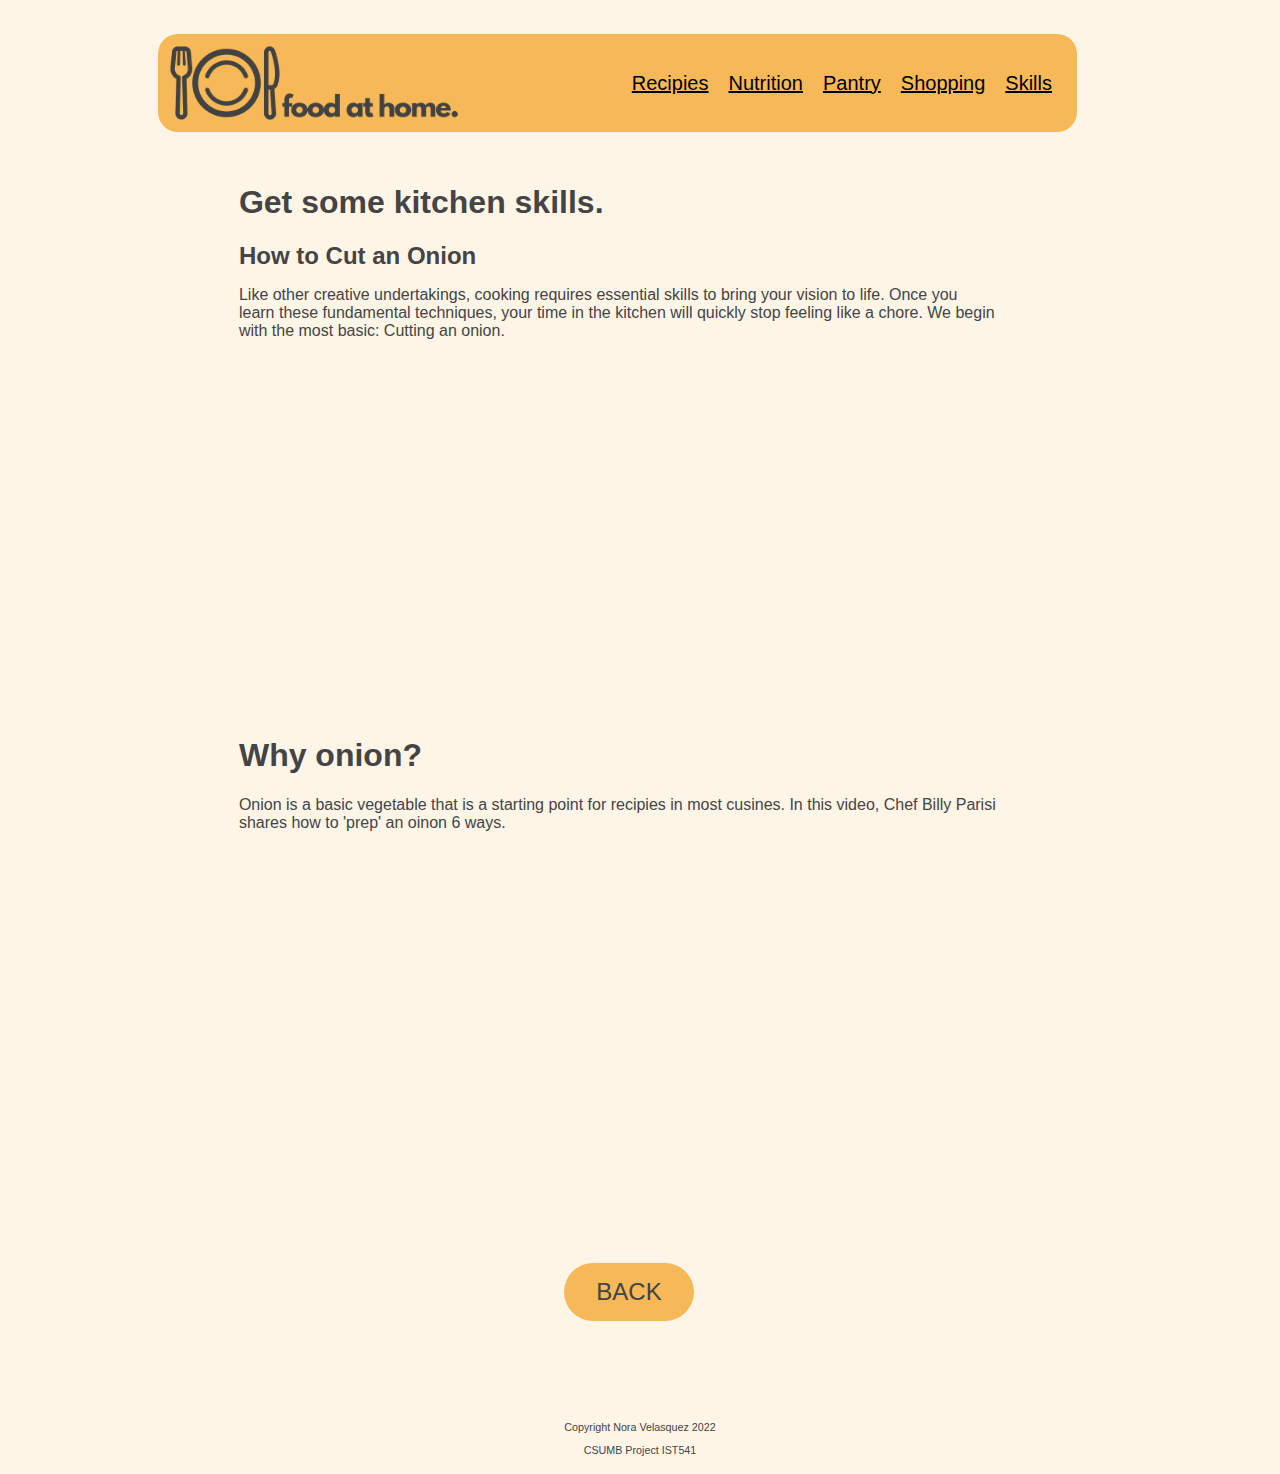
<file: lab3/page4.html>
<html>
  <head>
    <link href="css/lab3.css" rel="stylesheet" type="text/css" />
    <link href="../lab5/css/lab5.css" rel="stylesheet">
  </head>
  <body>
    <div class="subpage_top">
      <div class="subpage_p">
        <div class="menublock" style="justify-content: flex-end; margin-bottom: 30px;">
          <div style="display: flex; flex-direction: row; justify-content: space-between; align-items: center;">
              <div style="display: flex; flex-direction: row; align-items: flex-end;">
                  <img src="../lab3/img/Food at home.png" width="300"/>  
              </div>
              <div style="display: flex; align-items: center; justify-content: right;">
                <a style="padding: 5px; color: black; margin-right: 10px;" href="index.html">Recipies</a>
                <a style="padding: 5px; color: black; margin-right: 10px;" href="page2.html">Nutrition</a>
                <a style="padding: 5px; color: black; margin-right: 10px;" href="page3.html">Pantry</a>
                <a style="padding: 5px; color: black; margin-right: 10px;" href="..//lab6/index.html">Shopping</a>
                <a style="padding: 5px; color: black; margin-right: 10px;" href="page4.html">Skills</a>
            </div>
          </div>
      </div>

      <div style="display: flex; justify-content: center;">
        <div style="width: 85%;">
        <div class="paddedcontent">
          <h1>Get some kitchen skills.</h1>
          <h2>How to Cut an Onion</h2>
          <p>
            Like other creative undertakings, cooking requires essential skills to bring your vision to life. Once you learn these fundamental techniques, your 
            time in the kitchen will quickly stop feeling like a chore. We begin with the most basic: Cutting an onion. 
          </p>
          <b></b>
          <iframe
            width="720"
            height="360"
            src="https://www.youtube.com/embed/0RRm4UTyUM4?start=20"
            title="YouTube video player"
            frameborder="0"
            allow="accelerometer; autoplay; clipboard-write; encrypted-media; gyroscope; picture-in-picture"
            allowfullscreen
          ></iframe>
          <b></b>
          <h1>Why onion?</h1>
          <p>Onion is a basic vegetable that is a starting point for recipies in most cusines. In this video, Chef Billy Parisi shares how to 'prep' an oinon 6 ways.</p>
          <iframe width="560" height="315" src="https://www.youtube.com/embed/fEf-_gGY3qM" 
          title="YouTube video player" frameborder="0" allow="accelerometer; autoplay; clipboard-write; encrypted-media; gyroscope; picture-in-picture" 
          allowfullscreen></iframe>
          <b></b>
          <script type="text/javascript">
            function showpics() {
              var a = $("#box").val();
              $.getJSON(
                "http://api.flickr.com/services/feeds/photos_public.gne?tags=" +
                  a +
                  "&tagmode=any&format=json&jsoncallback=?",
                function (a) {
                  $("#images").hide().html(a).fadeIn("fast"),
                    $.each(a.items, function (a, e) {
                      $("<img/>").attr("src", e.media.m).appendTo("#images");
                    });
                }
              );
            }
          </script>
        </div>
        </div>
        </div>
      </div>
    </div>
    <div class="tooltip">
      <input class=button type=button value='BACK'  onClick="parent.open('https://20codex22.github.io/lab3/page3.html')">
      <span class="tooltiptext">Click Here Visit the Previous Page</span>
      <h6 style="margin-top:100px;"> Copyright Nora Velasquez 2022</h6>
      <h6> CSUMB Project IST541</h6>
    </div>
  </body>
</html>
</file>
<file: lab1/css/jobaidcss.css>
/* CSS Document */
/* All comments go between the front slash and asterisk symbols */

body {
	background-color:#FEF5E7;   /*background color */
	/* background-repeat:repeat;
	background-image: url("../img/background.png"); background image */
	color: #444;          /* text color for the entire page */
	font-size: 18px;
	font-family: Verdana, Geneva, sans-serif
}

h1, h2 { 
	text-align:left;     /* left aligns h1 and h2 content */
}

/* styles for the "wrapper" div, notice that "wrapper" is preceded by "#" */
#wrapper {
	/* width:900px; */
	margin:0 auto;
	text-align: left; /* left aligns h1 and h2 content */
  margin-left: 150px;
  margin-right: 195px; /* centers wrapper */
}

.borderClass {
	border-style: solid;
	border-radius: 20px;
	margin-bottom: 12px;
	border-color:#F7B857
}
/*formatting Tips */
.tipClass {
	background-color: #D7FFF6;
	padding:15px;
	border-radius:20px;
}

.material-icons {
	color:#86b85c; 
	font-size:3em;
}

/* styles for the "stepTitle" class, notice that "stepTitle" is preceded by a dot */
.stepTitle{
	padding:10px;
	margin-bottom: 12px;
	text-align:left;
	font-size:20px;
	font-weight: bold;
	background-color: #F7B857;
	border-top-left-radius: 20px;
	border-top-right-radius: 20px;
	border-bottom-left-radius: 20px;
	border-bottom-right-radius: 20px;
	
 }

.stepContent{ 
	background-color: white;
	padding:7px;
	display: flex;
	justify-content: left;
	border-top-left-radius: 20px;
	border-top-right-radius: 20px;
	border-bottom-left-radius: 20px;
	border-bottom-right-radius: 20px;

}

.stepDescription {
	width:55%;
	padding:50px;
	justify-content: left;


}

.stepImage {
	width:40%;	
	padding:50px;
	text-align: right;
}

a {
	padding: 15px;
	margin: 3px;
	font-size: 125%;
	background-color: your_color_of_choice;
	color: your_color_of_choice;
  }
  
  a:hover {
	font-size: 120%;
	background-color: #fef5e7;
	color: #101213;
  }
  
  .menublock {
	margin-top: 34px;
	background-color: #f7b857;
	padding: 10px;
	border-radius: 20px;
	text-align: center;
  }
</file>
<file: lab5/css/lab5.css>
#wrapper-lab-5 {
    display: flex;
    justify-content: center;
    align-items: center;
    flex-direction: column;
    margin: 0 auto;
    text-align: center;
}
    
     #front {
    border: black 5px solid;
    width: 500px;
    }
     
     #back {
    display: none; /* hides content */
    border: black 5px solid;
    width: 500px;
    }

    .front {
        border: black 5px solid;
        width: 500px;
    }

    .back {
        display: none; /* hides content */
        border: black 5px solid;
        width: 500px;
    }
    
    .row {
        display: flex;
        flex-direction: row;
    }
    
    .column {
        margin: 12px;
    }

    .button {
        border: none;
        color: #444;
        padding: 15px 32px;
        text-align: center;
        text-decoration: none;
        font-size: 24px;
        /*margin: 4px 2px;*/
        cursor: pointer;
        background-color: #F7B857; 
        border-radius: 50px;
        display: block;
        /* width: px; */
        margin-top: 50px;
    }

    .choices {
        cursor: pointer;
        }
        

        .tooltip {
           margin-top: 50px;
            position: relative;
            display: inline-block;
          }
          
          /* Tooltip text */
          .tooltip .tooltiptext {
            visibility: hidden;
            width: 200px;
            background-color: #2a2825;
            color: #ccc6bd;
            text-align: center;
            padding: 5px 0;
            border-radius: 6px;
           
            /* Position the tooltip text - see examples below! */
            position: absolute;
            margin-top: 10px;
            z-index: 1;
          }
          
          /* Show the tooltip text when you mouse over the tooltip container */
          .tooltip:hover .tooltiptext {
            visibility: visible;
          }
          h6 {
            margin-block-start: 1em;
            margin-block-end: 1em;
            font-weight: normal;
            margin-top: 4px;
          }
</file>
<file: lab6/css/lab6.css>
#wrapper-lab-5 {
    display: flex;
    justify-content: center;
    align-items: center;
    flex-direction: column;
    margin: 0 auto;
    text-align: center;
}
    
     #front {
    border: black 5px solid;
    width: 500px;
    }
     
     #back {
    display: none; /* hides content */
    border: black 5px solid;
    width: 500px;
    }

    .front {
        border: black 5px solid;
        width: 500px;
    }

    .back {
        display: none; /* hides content */
        border: black 5px solid;
        width: 500px;
    }
    
    .row {
        display: flex;
        flex-direction: row;
    }
    
    .column {
        margin: 12px;
    }

    .button {
        border: none;
        color: #444;
        padding: 15px 32px;
        text-align: center;
        text-decoration: none;
        font-size: 24px;
        /*margin: 4px 2px;*/
        cursor: pointer;
        background-color: #F7B857; 
        border-radius: 50px;
        display: block;
        /* width: px; */
        margin-top: 24px;
    }

    .choices {
        cursor: pointer;
        }
        

        .tooltip {
            position: relative;
            display: inline-block;
          }
          
          /* Tooltip text */
          .tooltip .tooltiptext {
            visibility: hidden;
            width: 200px;
            background-color: #2a2825;
            color: #ccc6bd;
            text-align: center;
            padding: 5px 0;
            border-radius: 6px;
           
            /* Position the tooltip text - see examples below! */
            position: absolute;
            margin-top: 10px;
            z-index: 1;
          }
          
          /* Show the tooltip text when you mouse over the tooltip container */
          .tooltip:hover .tooltiptext {
            visibility: visible;
          }

          body {
            color: #444;        /* text color */
            font-size: 16px;
            font-family: Verdana, Geneva, sans-serif
      }
      
      #wrapper6 {
            width:900px;
            margin:0 auto;      /* centers wrapper */
            background: white;  /* background color */
            text-align:center;  /* centers wrapper content */
      }
      
      h6 {
        margin-block-start: 1em;
        margin-block-end: 1em;
        font-weight: normal;
        margin-top: 4px;
      }
      .button {
        border: none;
        color: #444;
        padding: 15px 32px;
        text-align: center;
        text-decoration: none;
        font-size: 24px;
        /*margin: 4px 2px;*/
        cursor: pointer;
        background-color: #F7B857; 
        border-radius: 50px;
        display: block;
        /* width: px; */
        margin-top: 24px;
    }

    .choices {
        cursor: pointer;
        }
        

        .tooltip {
           margin-top: 50px;
            position: relative;
            display: inline-block;
          }
          
          /* Tooltip text */
          .tooltip .tooltiptext {
            visibility: hidden;
            width: 200px;
            background-color: #2a2825;
            color: #ccc6bd;
            text-align: center;
            padding: 5px 0;
            border-radius: 6px;
           
            /* Position the tooltip text - see examples below! */
            position: absolute;
            margin-top: 10px;
            z-index: 1;
          }
          
          /* Show the tooltip text when you mouse over the tooltip container */
          .tooltip:hover .tooltiptext {
            visibility: visible;
          }
          h6 {
            margin-block-start: 1em;
            margin-block-end: 1em;
            font-weight: normal;
            margin-top: 4px;
          }
</file>
<file: lab3/css/lab3.css>
body {
  text-align: center;
  background-color: #fef5e7; /*background color */
  /* background-repeat:repeat;
		background-image: url("../img/background.png"); background image */
  color: #444; /* text color for the entire page */
  font-size: 16px;
  font-family: Verdana, Geneva, sans-serif
}

h1 {
  text-align: left;
}

h2 {
  margin-top: 2px;
  margin-bottom: 2px;
}

.subpage_top h1,
h2
{
  text-align: left; /* left aligns h1 and h2 content */
}

h6 {
  margin-block-start: 1em;
  margin-block-end: 1em;
  font-weight: normal;
  margin-top: 4px;
}

.subpage_p {
  text-align: left; /* left aligns h1 and h2 content */
  margin-left: 150px;
  margin-right: 195px;
}

a {
  /* padding: 15px; */
  /* margin: 3px; */
  font-size: 125%;
  background-color: your_color_of_choice;
  color: your_color_of_choice;
}

a:hover {
  font-size: 120%;
  background-color: #fef5e7;
  color: #101213;
}

.menublock {
  margin-top: 34px;
  background-color: #f7b857;
  padding: 10px;
  border-radius: 20px;
  text-align: center;
}

.paddedcontent {
  margin-top: 20px;
  padding-left: 12px;
  padding-right: 12px;
}

.button {
  border: none;
  color: #444;
  padding: 15px 32px;
  text-align: center;
  text-decoration: none;
  font-size: 24px;
  /*margin: 4px 2px;*/
  cursor: pointer;
  background-color: #F7B857; 
  border-radius: 50px;
  display: block;
  /* width: px; */
  margin-top: 50px;
}

.choices {
  cursor: pointer;
  }
  

  .tooltip {
      position: relative;
      display: inline-block;
    }
  
/* Tooltip text */
.tooltip .tooltiptext {
  visibility: hidden;
  width: 200px;
  background-color: #2a2825;
  color: #ccc6bd;
  text-align: center;
  padding: 5px 0;
  border-radius: 6px;
 
  /* Position the tooltip text - see examples below! */
  position: absolute;
  margin-top: 10px;
  z-index: 1;
}

/* Show the tooltip text when you mouse over the tooltip container */
.tooltip:hover .tooltiptext {
  visibility: visible;
}
</file>
